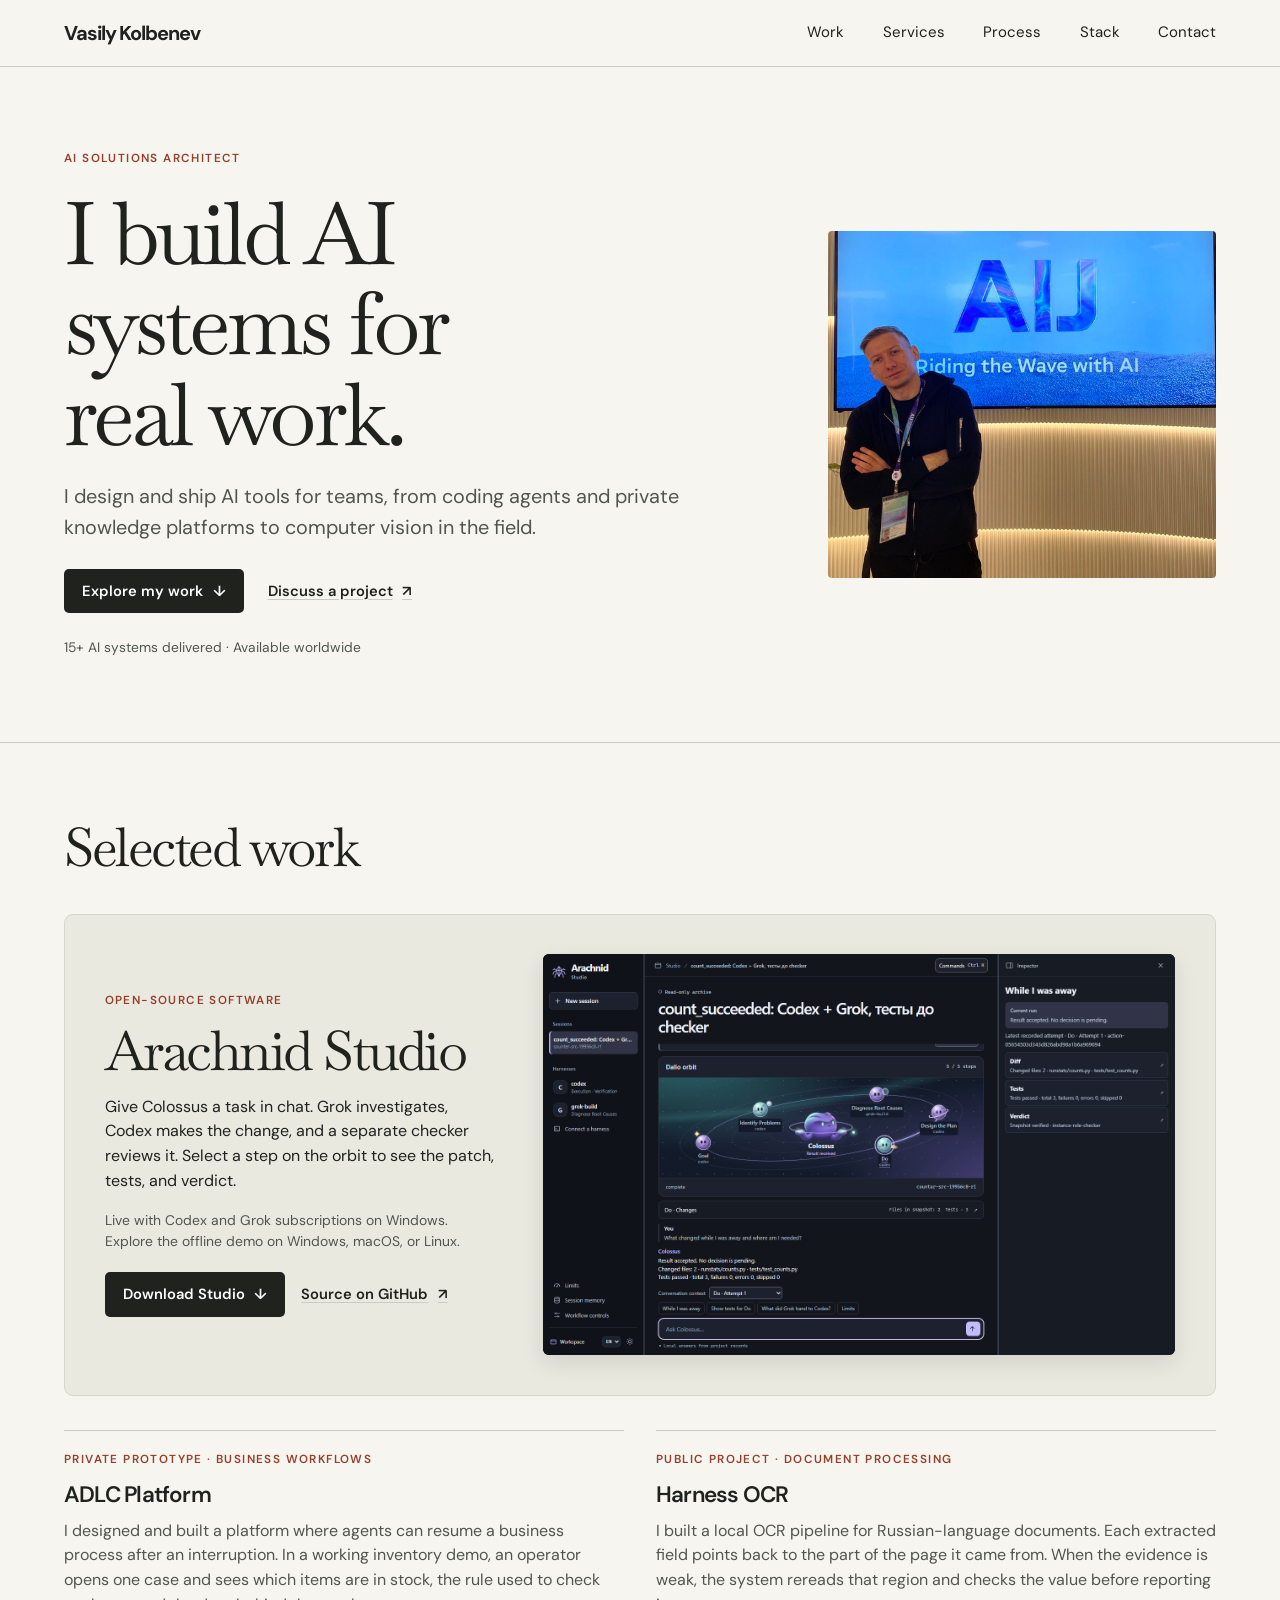
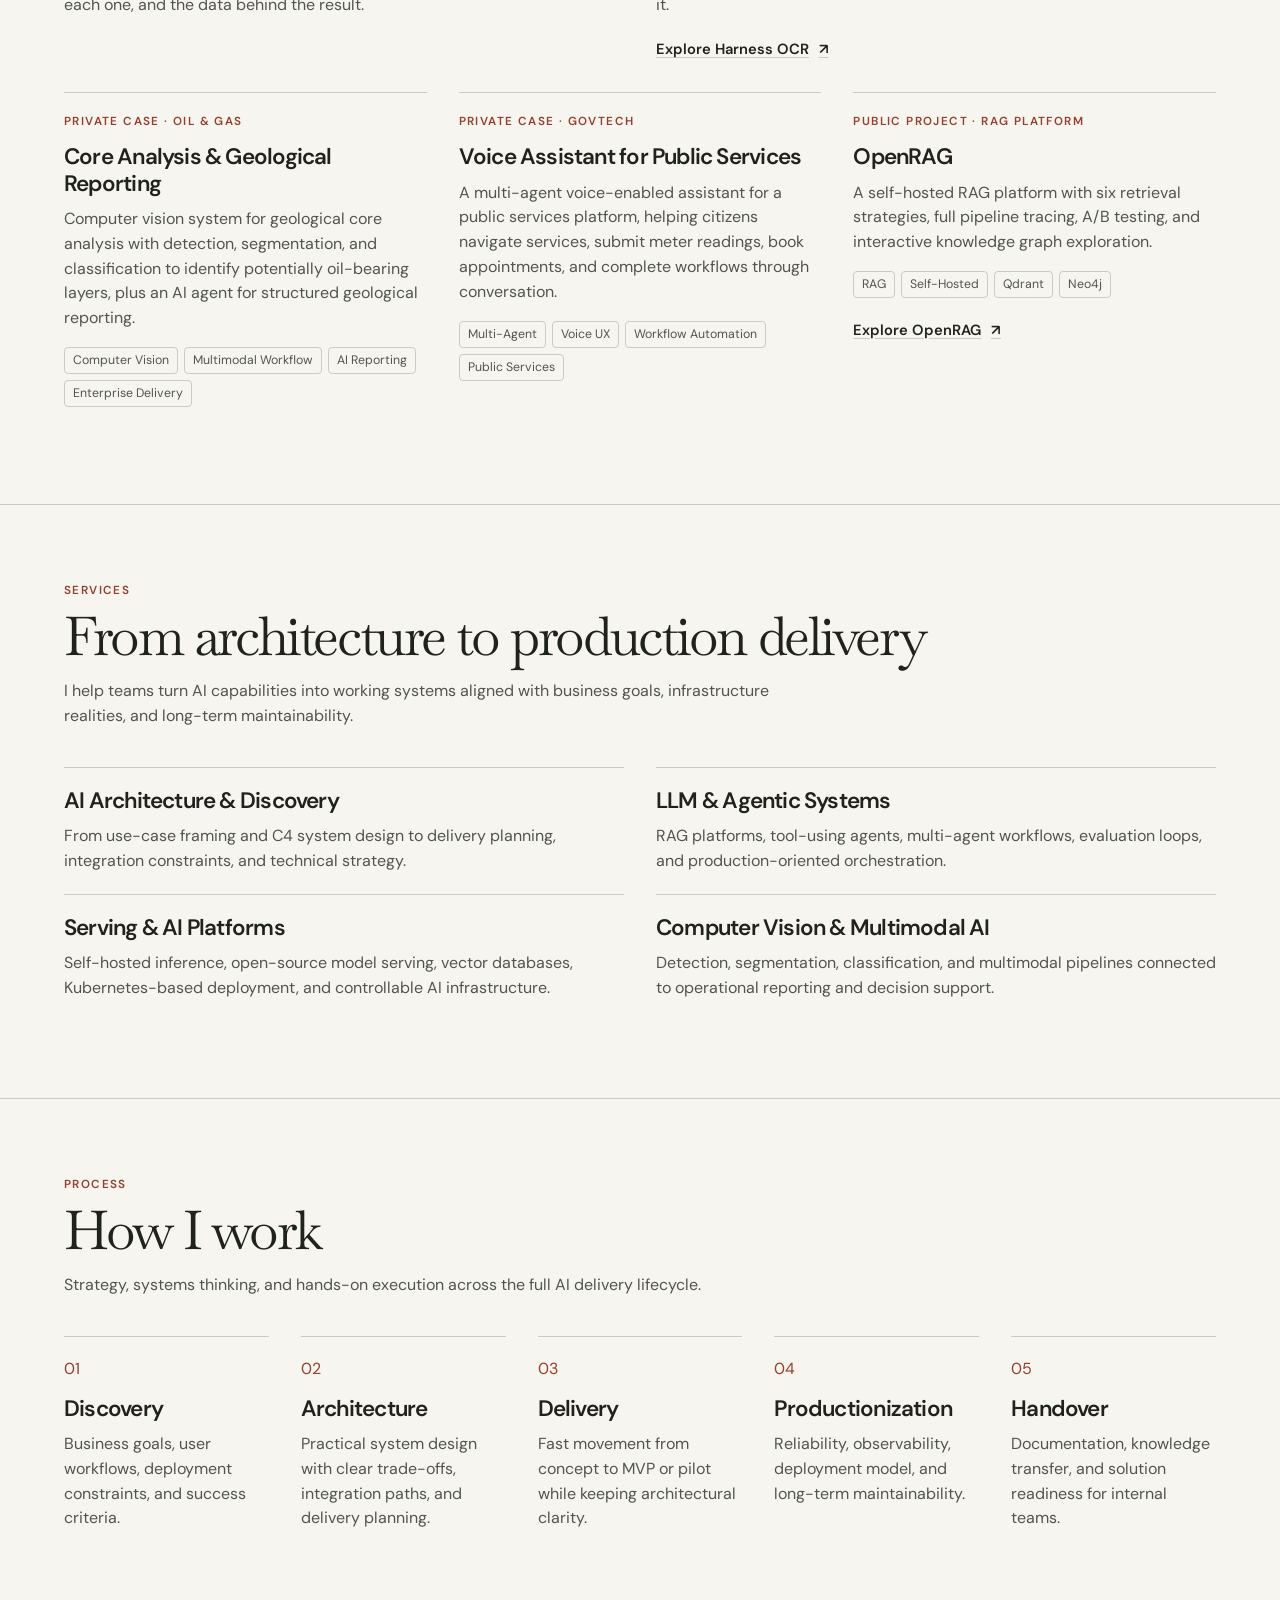
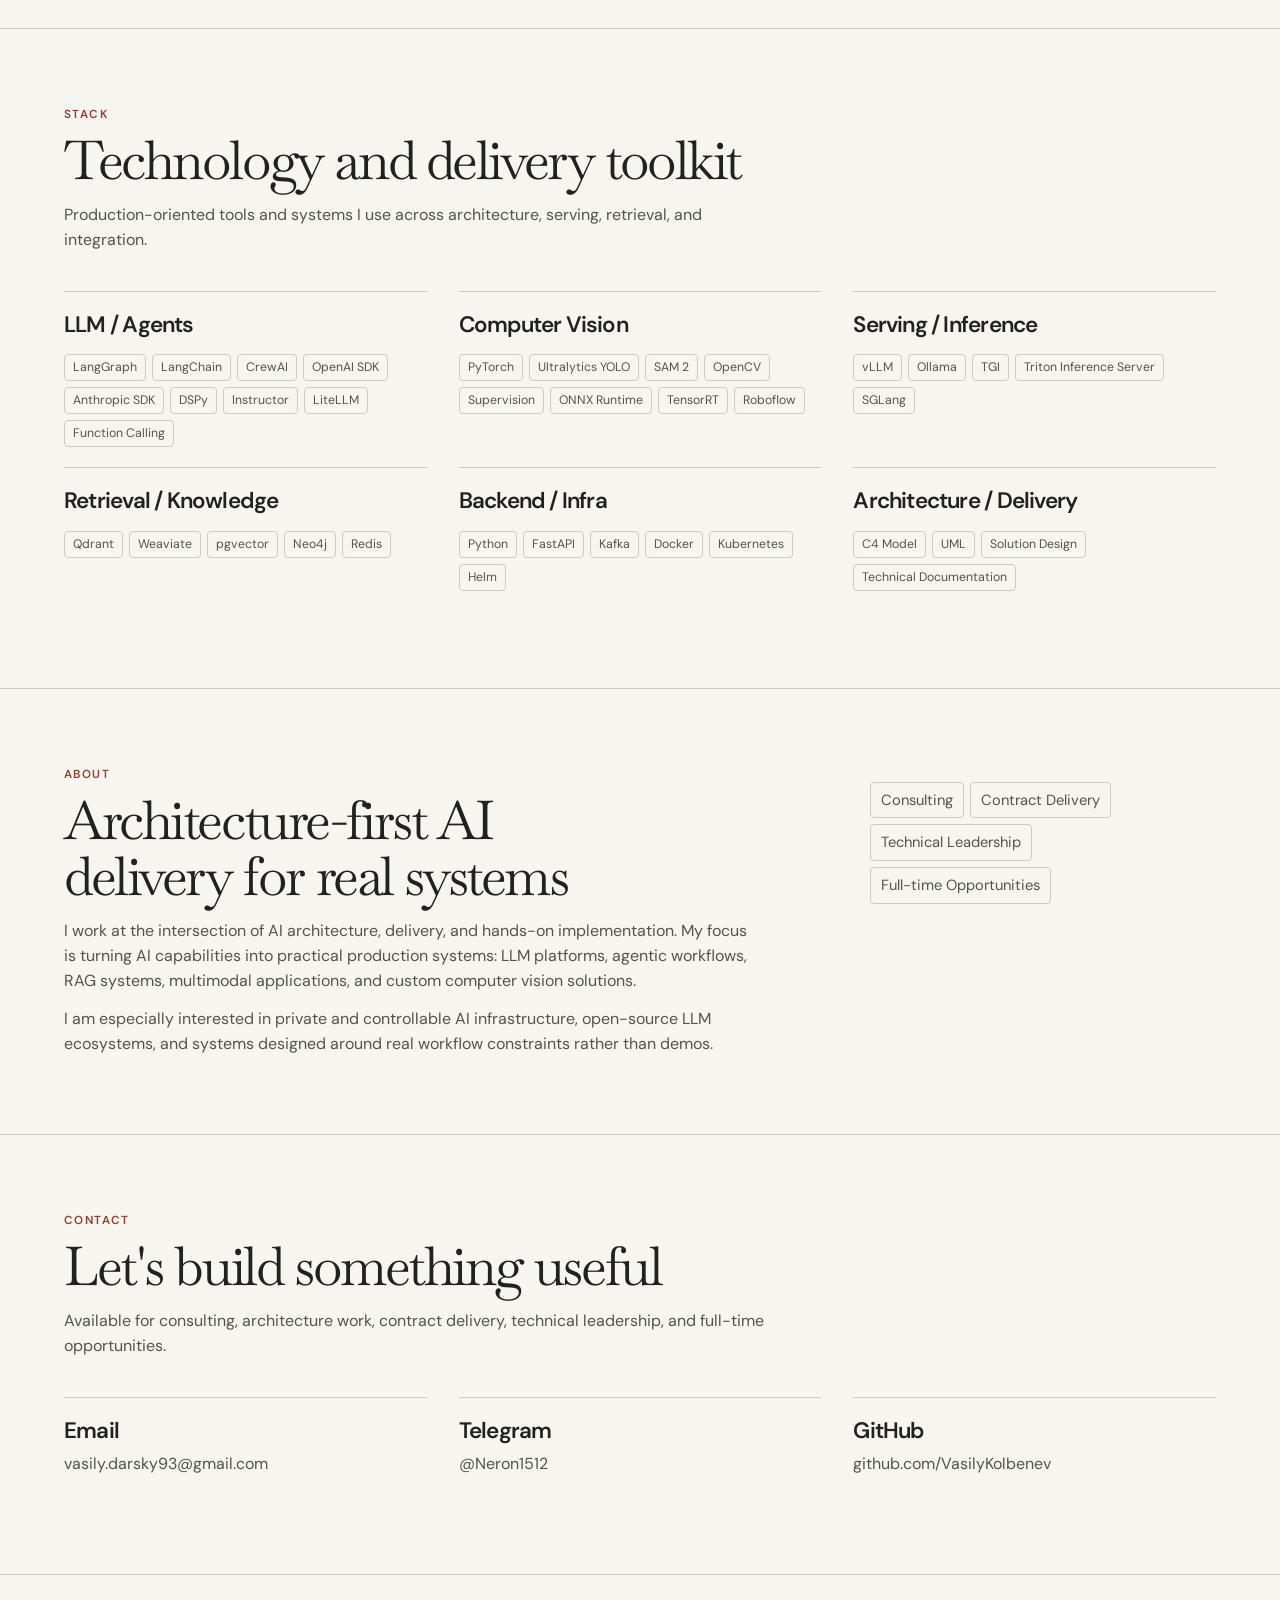
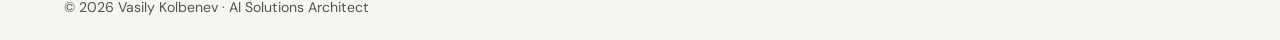
<file: index.html>
<!DOCTYPE html>
<html lang="en" dir="ltr">
<head>
  <meta charset="UTF-8" />
  <meta name="viewport" content="width=device-width, initial-scale=1.0" />

  <!-- PRIMARY SEO -->
  <title>Vasily Kolbenev — AI Solutions Architect | LLM, RAG, Computer Vision Systems</title>
  <meta name="description" content="Vasily Kolbenev — AI Solutions Architect specializing in LLM applications, agentic workflows, RAG platforms, computer vision, and production AI systems. Available for consulting, contract, and full-time worldwide." />
  <meta name="keywords" content="AI Solutions Architect, LLM architect, RAG platform, agentic workflows, computer vision, AI consulting, production AI systems, Vasily Kolbenev, AI engineer, LangGraph, vLLM, Qdrant" />
  <meta name="author" content="Vasily Kolbenev" />
  <meta name="robots" content="index, follow, max-image-preview:large, max-snippet:-1, max-video-preview:-1" />
  <link rel="canonical" href="https://vasilykolbenev.github.io/" />
  <meta name="theme-color" content="#f7f5ef" />
  <link rel="manifest" href="/site.webmanifest" />
  <!-- FAVICONS -->
  <link rel="icon" type="image/svg+xml" href="/favicon.svg" />
  <link rel="icon" type="image/png" sizes="32x32" href="/favicon-32x32.png" />
  <link rel="icon" type="image/png" sizes="16x16" href="/favicon-16x16.png" />
  <link rel="shortcut icon" href="/favicon.ico" />
  <link rel="apple-touch-icon" sizes="180x180" href="/apple-touch-icon.png" />

  <!-- GEO / LANGUAGE -->
  <meta name="geo.region" content="GLOBAL" />
  <link rel="alternate" hreflang="en" href="https://vasilykolbenev.github.io/" />
  <link rel="alternate" hreflang="x-default" href="https://vasilykolbenev.github.io/" />

  <!-- OPEN GRAPH (Facebook, LinkedIn, etc.) -->
  <meta property="og:type" content="website" />
  <meta property="og:title" content="Vasily Kolbenev — AI Solutions Architect" />
  <meta property="og:description" content="LLM applications, agentic workflows, RAG platforms, computer vision — from discovery and architecture to deployment. Available worldwide." />
  <meta property="og:url" content="https://vasilykolbenev.github.io/" />
  <meta property="og:site_name" content="Vasily Kolbenev" />
  <meta property="og:image" content="https://vasilykolbenev.github.io/og-image.jpg" />
  <meta property="og:image:width" content="1200" />
  <meta property="og:image:height" content="630" />
  <meta property="og:image:alt" content="Vasily Kolbenev, AI Solutions Architect" />
  <meta name="twitter:image:alt" content="Vasily Kolbenev, AI Solutions Architect" />
  <meta property="og:locale" content="en_US" />

  <!-- TWITTER CARD -->
  <meta name="twitter:card" content="summary_large_image" />
  <meta name="twitter:title" content="Vasily Kolbenev — AI Solutions Architect" />
  <meta name="twitter:description" content="Production AI systems: LLM, RAG, agentic workflows, computer vision. Available for consulting worldwide." />
  <meta name="twitter:image" content="https://vasilykolbenev.github.io/og-image.jpg" />

  <!-- JSON-LD STRUCTURED DATA -->
  <script type="application/ld+json">
  {
    "@context": "https://schema.org",
    "@graph": [
      {
        "@type": "WebSite",
        "@id": "https://vasilykolbenev.github.io/#website",
        "url": "https://vasilykolbenev.github.io/",
        "name": "Vasily Kolbenev — AI Solutions Architect",
        "description": "AI Solutions Architect specializing in LLM, RAG, agentic workflows, and computer vision systems.",
        "inLanguage": "en"
      },
      {
        "@type": "Person",
        "@id": "https://vasilykolbenev.github.io/#person",
        "name": "Vasily Kolbenev",
        "url": "https://vasilykolbenev.github.io/",
        "jobTitle": "AI Solutions Architect",
        "description": "AI Solutions Architect specializing in LLM applications, agentic workflows, RAG platforms, multimodal systems, and custom computer vision solutions.",
        "knowsAbout": [
          "Artificial Intelligence",
          "Large Language Models",
          "Retrieval-Augmented Generation",
          "Computer Vision",
          "Agentic AI Systems",
          "Machine Learning Engineering",
          "AI Architecture",
          "Kubernetes",
          "LangGraph",
          "CrewAI",
          "DSPy",
          "vLLM",
          "SGLang",
          "Qdrant",
          "Neo4j",
          "PyTorch",
          "YOLO",
          "SAM 2",
          "TensorRT",
          "Triton Inference Server"
        ],
        "sameAs": [
          "https://github.com/VasilyKolbenev",
          "https://t.me/Neron1512"
        ],
        "email": "vasily.darsky93@gmail.com",
        "hasOccupation": {
          "@type": "Occupation",
          "name": "AI Solutions Architect",
          "occupationalCategory": "15-1252.00",
          "skills": "LLM Architecture, RAG Systems, Computer Vision, Agentic Workflows, AI Infrastructure, Kubernetes, Python, System Design"
        },
        "makesOffer": [
          {
            "@type": "Offer",
            "itemOffered": {
              "@type": "Service",
              "name": "AI Architecture & Discovery",
              "description": "Use-case framing, C4 system design, delivery planning, integration constraints, and technical strategy for AI systems."
            }
          },
          {
            "@type": "Offer",
            "itemOffered": {
              "@type": "Service",
              "name": "LLM & Agentic Systems Development",
              "description": "RAG platforms, tool-using agents, multi-agent workflows, evaluation loops, and production-oriented orchestration."
            }
          },
          {
            "@type": "Offer",
            "itemOffered": {
              "@type": "Service",
              "name": "AI Infrastructure & Serving",
              "description": "Self-hosted inference, open-source model serving, vector databases, Kubernetes-based deployment."
            }
          },
          {
            "@type": "Offer",
            "itemOffered": {
              "@type": "Service",
              "name": "Computer Vision & Multimodal AI",
              "description": "Detection, segmentation, classification, and multimodal pipelines for operational reporting and decision support."
            }
          }
        ]
      },
      {
        "@type": "WebPage",
        "@id": "https://vasilykolbenev.github.io/#webpage",
        "url": "https://vasilykolbenev.github.io/",
        "name": "Vasily Kolbenev — AI Solutions Architect",
        "isPartOf": { "@id": "https://vasilykolbenev.github.io/#website" },
        "about": { "@id": "https://vasilykolbenev.github.io/#person" },
        "inLanguage": "en",
        "datePublished": "2025-01-01",
        "dateModified": "2026-11-23"
      },
      {
        "@type": "ItemList",
        "name": "AI Projects Portfolio",
        "itemListElement": [
          {
            "@type": "ListItem",
            "position": 1,
            "name": "Arachnid Studio",
            "description": "Local workspace for coordinating coding agents, reviewing their changes, and checking test results.",
            "url": "https://github.com/VasilyKolbenev/agent-conductor"
          },
          {
            "@type": "ListItem",
            "position": 2,
            "name": "ADLC Platform",
            "description": "Private prototype for running multi-step business workflows, resuming interrupted work, and verifying the outcome of each case."
          },
          {
            "@type": "ListItem",
            "position": 3,
            "name": "Harness OCR",
            "description": "Local OCR for Russian-language documents that links extracted fields to their source and rereads uncertain regions.",
            "url": "https://github.com/VasilyKolbenev/Harness_OCR"
          },
          {
            "@type": "ListItem",
            "position": 4,
            "name": "Core Analysis & Geological Reporting",
            "description": "Computer vision system for geological core analysis with detection, segmentation, and classification."
          },
          {
            "@type": "ListItem",
            "position": 5,
            "name": "Voice Assistant for Public Services",
            "description": "Multi-agent voice-enabled assistant for a public services platform."
          },
          {
            "@type": "ListItem",
            "position": 6,
            "name": "OpenRAG",
            "description": "Self-hosted RAG platform with six retrieval strategies, full pipeline tracing, and A/B testing.",
            "url": "https://github.com/VasilyKolbenev/OpenRAG"
          }
        ]
      }
    ]
  }
  </script>

  <!-- FONTS -->
  <link rel="preconnect" href="https://fonts.googleapis.com" />
  <link rel="preconnect" href="https://fonts.gstatic.com" crossorigin />
  <link href="https://fonts.googleapis.com/css2?family=Baskervville&family=DM+Sans:wght@400;500;600;700&display=swap" rel="stylesheet" />
  <link rel="stylesheet" href="studio-portfolio.css" />
</head>

<body>
  <!-- ACCESSIBILITY: SKIP LINK -->
  <a href="#main-content" class="skip-link">Skip to main content</a>

  <!-- HEADER -->
  <header>
    <div class="container header-inner">
      <a class="wordmark" href="./">Vasily Kolbenev</a>
      <nav class="desktop-nav" aria-label="Main navigation">
        <a href="#work">Work</a><a href="#services">Services</a><a href="#process">Process</a><a href="#stack">Stack</a><a href="#contact">Contact</a>
      </nav>
      <details class="nav-disclosure">
        <summary>Menu</summary>
        <nav class="mobile-nav" aria-label="Mobile navigation">
          <a href="#work">Work</a><a href="#services">Services</a><a href="#process">Process</a><a href="#stack">Stack</a><a href="#contact">Contact</a>
        </nav>
      </details>
    </div>
  </header>

  <!-- MAIN -->
  <main id="main-content" tabindex="-1">

    <section class="hero" aria-label="Introduction">
      <div class="container hero-grid">
        <div>
          <p class="eyebrow">AI Solutions Architect</p>
          <h1>I build AI systems for real work.</h1>
          <p class="hero-subtitle">I design and ship AI tools for teams, from coding agents and private knowledge platforms to computer vision in the field.</p>
          <div class="btn-group">
            <a href="#work" class="btn btn-primary">Explore my work <span aria-hidden="true">↓</span></a>
            <a href="#contact" class="text-link">Discuss a project <span aria-hidden="true">↗</span></a>
          </div>
          <p class="hero-note">15+ AI systems delivered · Available worldwide</p>
        </div>
        <figure class="portrait">
          <img src="photo.jpg" alt="Vasily Kolbenev at the AI Journey conference" width="640" height="640" fetchpriority="high" />
        </figure>
      </div>
    </section>

    <!-- WORK -->
    <section id="work" class="section" aria-labelledby="work-heading" tabindex="-1">
      <div class="container">
        <div class="section-header">
          <h2 id="work-heading">Selected work</h2>
        </div>
        <article id="arachnid-studio" class="feature" aria-labelledby="arachnid-heading">
          <div class="feature-copy">
            <p class="eyebrow">Open-source software</p>
            <h3 id="arachnid-heading">Arachnid Studio</h3>
            <p>Give Colossus a task in chat. Grok investigates, Codex makes the change, and a separate checker reviews it. Select a step on the orbit to see the patch, tests, and verdict.</p>
            <p class="platform-note">Live with Codex and Grok subscriptions on Windows. Explore the offline demo on Windows, macOS, or Linux.</p>
            <div class="btn-group">
              <a class="btn btn-primary" href="https://github.com/VasilyKolbenev/agent-conductor/releases/latest">Download Studio <span aria-hidden="true">↓</span></a>
              <a class="text-link" href="https://github.com/VasilyKolbenev/agent-conductor">Source on GitHub <span aria-hidden="true">↗</span></a>
            </div>
          </div>
          <a class="feature-preview" href="assets/arachnid-studio.png" aria-label="Open the full-size Arachnid Studio screenshot">
            <img src="assets/arachnid-studio.png" alt="The completed five-step Codex and Grok orbit, Colossus chat, and inspector with the patch, three passing tests, and checker verdict." width="1500" height="950" />
          </a>
        </article>
        <div class="work-grid">
          <article id="adlc-platform" class="card">
            <div class="card-type">Private prototype · Business workflows</div>
            <h3>ADLC Platform</h3>
            <p>I designed and built a platform where agents can resume a business process after an interruption. In a working inventory demo, an operator opens one case and sees which items are in stock, the rule used to check each one, and the data behind the result.</p>
          </article>
          <article id="harness-ocr" class="card">
            <div class="card-type">Public project · Document processing</div>
            <h3>Harness OCR</h3>
            <p>I built a local OCR pipeline for Russian-language documents. Each extracted field points back to the part of the page it came from. When the evidence is weak, the system rereads that region and checks the value before reporting it.</p>
            <a href="https://github.com/VasilyKolbenev/Harness_OCR" class="card-link">Explore Harness OCR <span aria-hidden="true">↗</span></a>
          </article>
          <article class="card">
            <div class="card-type">Private case · Oil & Gas</div>
            <h3>Core Analysis & Geological Reporting</h3>
            <p>Computer vision system for geological core analysis with detection, segmentation, and classification to identify potentially oil-bearing layers, plus an AI agent for structured geological reporting.</p>
            <div class="card-badges">
              <span class="card-badge">Computer Vision</span>
              <span class="card-badge">Multimodal Workflow</span>
              <span class="card-badge">AI Reporting</span>
              <span class="card-badge">Enterprise Delivery</span>
            </div>
          </article>
          <article class="card">
            <div class="card-type">Private case · GovTech</div>
            <h3>Voice Assistant for Public Services</h3>
            <p>A multi-agent voice-enabled assistant for a public services platform, helping citizens navigate services, submit meter readings, book appointments, and complete workflows through conversation.</p>
            <div class="card-badges">
              <span class="card-badge">Multi-Agent</span>
              <span class="card-badge">Voice UX</span>
              <span class="card-badge">Workflow Automation</span>
              <span class="card-badge">Public Services</span>
            </div>
          </article>
          <article class="card">
            <div class="card-type">Public project · RAG Platform</div>
            <h3>OpenRAG</h3>
            <p>A self-hosted RAG platform with six retrieval strategies, full pipeline tracing, A/B testing, and interactive knowledge graph exploration.</p>
            <div class="card-badges">
              <span class="card-badge">RAG</span>
              <span class="card-badge">Self-Hosted</span>
              <span class="card-badge">Qdrant</span>
              <span class="card-badge">Neo4j</span>
            </div>
            <a href="https://github.com/VasilyKolbenev/OpenRAG" class="card-link" target="_blank" rel="noreferrer noopener">Explore OpenRAG <span aria-hidden="true">↗</span></a>
          </article>
        </div>
      </div>
    </section>

    <!-- SERVICES -->
    <section id="services" class="section" aria-labelledby="services-heading" tabindex="-1">
      <div class="container">
        <div class="section-header">
          <div class="section-label">Services</div>
          <h2 id="services-heading">From architecture to production delivery</h2>
          <p>I help teams turn AI capabilities into working systems aligned with business goals, infrastructure realities, and long-term maintainability.</p>
        </div>
        <div class="card-grid-2">
          <article class="card">
            <h3>AI Architecture & Discovery</h3>
            <p>From use-case framing and C4 system design to delivery planning, integration constraints, and technical strategy.</p>
          </article>
          <article class="card">
            <h3>LLM & Agentic Systems</h3>
            <p>RAG platforms, tool-using agents, multi-agent workflows, evaluation loops, and production-oriented orchestration.</p>
          </article>
          <article class="card">
            <h3>Serving & AI Platforms</h3>
            <p>Self-hosted inference, open-source model serving, vector databases, Kubernetes-based deployment, and controllable AI infrastructure.</p>
          </article>
          <article class="card">
            <h3>Computer Vision & Multimodal AI</h3>
            <p>Detection, segmentation, classification, and multimodal pipelines connected to operational reporting and decision support.</p>
          </article>
        </div>
      </div>
    </section>

    <!-- PROCESS -->
    <section id="process" class="section" aria-labelledby="process-heading" tabindex="-1">
      <div class="container">
        <div class="section-header">
          <div class="section-label">Process</div>
          <h2 id="process-heading">How I work</h2>
          <p>Strategy, systems thinking, and hands-on execution across the full AI delivery lifecycle.</p>
        </div>
        <div class="process-grid">
          <article class="card">
            <div class="process-step">01</div>
            <h3>Discovery</h3>
            <p>Business goals, user workflows, deployment constraints, and success criteria.</p>
          </article>
          <article class="card">
            <div class="process-step">02</div>
            <h3>Architecture</h3>
            <p>Practical system design with clear trade-offs, integration paths, and delivery planning.</p>
          </article>
          <article class="card">
            <div class="process-step">03</div>
            <h3>Delivery</h3>
            <p>Fast movement from concept to MVP or pilot while keeping architectural clarity.</p>
          </article>
          <article class="card">
            <div class="process-step">04</div>
            <h3>Productionization</h3>
            <p>Reliability, observability, deployment model, and long-term maintainability.</p>
          </article>
          <article class="card">
            <div class="process-step">05</div>
            <h3>Handover</h3>
            <p>Documentation, knowledge transfer, and solution readiness for internal teams.</p>
          </article>
        </div>
      </div>
    </section>

    <!-- STACK -->
    <section id="stack" class="section" aria-labelledby="stack-heading" tabindex="-1">
      <div class="container">
        <div class="section-header">
          <div class="section-label">Stack</div>
          <h2 id="stack-heading">Technology and delivery toolkit</h2>
          <p>Production-oriented tools and systems I use across architecture, serving, retrieval, and integration.</p>
        </div>
        <div class="stack-grid">
          <article class="card stack-card">
            <h3>LLM / Agents</h3>
            <div class="stack-pills">
              <span class="card-badge">LangGraph</span>
              <span class="card-badge">LangChain</span>
              <span class="card-badge">CrewAI</span>
              <span class="card-badge">OpenAI SDK</span>
              <span class="card-badge">Anthropic SDK</span>
              <span class="card-badge">DSPy</span>
              <span class="card-badge">Instructor</span>
              <span class="card-badge">LiteLLM</span>
              <span class="card-badge">Function Calling</span>
            </div>
          </article>
          <article class="card stack-card">
            <h3>Computer Vision</h3>
            <div class="stack-pills">
              <span class="card-badge">PyTorch</span>
              <span class="card-badge">Ultralytics YOLO</span>
              <span class="card-badge">SAM 2</span>
              <span class="card-badge">OpenCV</span>
              <span class="card-badge">Supervision</span>
              <span class="card-badge">ONNX Runtime</span>
              <span class="card-badge">TensorRT</span>
              <span class="card-badge">Roboflow</span>
            </div>
          </article>
          <article class="card stack-card">
            <h3>Serving / Inference</h3>
            <div class="stack-pills">
              <span class="card-badge">vLLM</span>
              <span class="card-badge">Ollama</span>
              <span class="card-badge">TGI</span>
              <span class="card-badge">Triton Inference Server</span>
              <span class="card-badge">SGLang</span>
            </div>
          </article>
          <article class="card stack-card">
            <h3>Retrieval / Knowledge</h3>
            <div class="stack-pills">
              <span class="card-badge">Qdrant</span>
              <span class="card-badge">Weaviate</span>
              <span class="card-badge">pgvector</span>
              <span class="card-badge">Neo4j</span>
              <span class="card-badge">Redis</span>
            </div>
          </article>
          <article class="card stack-card">
            <h3>Backend / Infra</h3>
            <div class="stack-pills">
              <span class="card-badge">Python</span>
              <span class="card-badge">FastAPI</span>
              <span class="card-badge">Kafka</span>
              <span class="card-badge">Docker</span>
              <span class="card-badge">Kubernetes</span>
              <span class="card-badge">Helm</span>
            </div>
          </article>
          <article class="card stack-card">
            <h3>Architecture / Delivery</h3>
            <div class="stack-pills">
              <span class="card-badge">C4 Model</span>
              <span class="card-badge">UML</span>
              <span class="card-badge">Solution Design</span>
              <span class="card-badge">Technical Documentation</span>
            </div>
          </article>
        </div>
      </div>
    </section>

    <!-- ABOUT -->
    <section class="section" aria-labelledby="about-heading">
      <div class="container">
        <div class="about-card">
          <div>
            <div class="section-label">About</div>
            <h2 id="about-heading">Architecture-first AI delivery for real systems</h2>
            <p class="text-secondary">I work at the intersection of AI architecture, delivery, and hands-on implementation. My focus is turning AI capabilities into practical production systems: LLM platforms, agentic workflows, RAG systems, multimodal applications, and custom computer vision solutions.</p>
            <p>I am especially interested in private and controllable AI infrastructure, open-source LLM ecosystems, and systems designed around real workflow constraints rather than demos.</p>
          </div>
          <div class="about-modes">
            <div class="about-mode">Consulting</div>
            <div class="about-mode">Contract Delivery</div>
            <div class="about-mode">Technical Leadership</div>
            <div class="about-mode">Full-time Opportunities</div>
          </div>
        </div>
      </div>
    </section>

    <!-- CONTACT -->
    <section id="contact" class="section" aria-labelledby="contact-heading" tabindex="-1">
      <div class="container">
        <div class="section-header">
          <div class="section-label">Contact</div>
          <h2 id="contact-heading">Let's build something useful</h2>
          <p>Available for consulting, architecture work, contract delivery, technical leadership, and full-time opportunities.</p>
        </div>
        <div class="contact-grid">
          <a href="mailto:vasily.darsky93@gmail.com" class="contact-card">
            <div class="card">
              <h3>Email</h3>
              <div class="contact-value">vasily.darsky93@gmail.com</div>
            </div>
          </a>
          <a href="https://t.me/Neron1512" target="_blank" rel="noreferrer noopener" class="contact-card">
            <div class="card">
              <h3>Telegram</h3>
              <div class="contact-value">@Neron1512</div>
            </div>
          </a>
          <a href="https://github.com/VasilyKolbenev" target="_blank" rel="noreferrer noopener" class="contact-card">
            <div class="card">
              <h3>GitHub</h3>
              <div class="contact-value">github.com/VasilyKolbenev</div>
            </div>
          </a>
        </div>
      </div>
    </section>
  </main>

  <!-- FOOTER -->
  <footer role="contentinfo">
    <div class="container">
      &copy; 2026 Vasily Kolbenev · AI Solutions Architect
    </div>
  </footer>

  <script>
    const menu = document.querySelector(".nav-disclosure");
    const trigger = menu.querySelector("summary");

    menu.addEventListener("keydown", event => {
      if (event.key === "Escape" && menu.open) {
        menu.open = false;
        trigger.focus();
      }
    });
    menu.addEventListener("click", event => {
      if (event.target.closest("a")) menu.open = false;
    });
    document.addEventListener("click", event => {
      if (!menu.contains(event.target)) menu.open = false;
    });
    window.matchMedia("(min-width: 721px)").addEventListener("change", event => {
      if (event.matches) menu.open = false;
    });
  </script>
</body>
</html>
</file>
<file: studio-portfolio.css>
:root {
  color-scheme: light;
  --paper: #f7f5ef;
  --ink: #20221e;
  --muted: #50564e;
  --rule: #c9ccc1;
  --accent: #963f2a;
  --serif: Baskervville, Georgia, "Times New Roman", serif;
  --ui: "DM Sans", "Segoe UI", Arial, sans-serif;
}
* { box-sizing: border-box; }
html { scroll-padding-top: 88px; }
body { margin: 0; background: var(--paper); color: var(--ink); font: 400 1rem/1.55 var(--ui); }
h1, h2, h3, p, figure { margin: 0; }
h1, h2, .feature h3 { font-family: var(--serif); font-weight: 400; line-height: 1.04; letter-spacing: -.045em; }
a { color: inherit; text-underline-offset: .23em; }
a:hover { text-decoration-thickness: 2px; }
a:focus-visible, summary:focus-visible { outline: 3px solid var(--accent); outline-offset: 4px; }
img { display: block; max-width: 100%; height: auto; }
.container { width: min(1248px, calc(100% - 2 * clamp(20px, 5vw, 80px))); margin-inline: auto; }
.skip-link { position: absolute; left: 16px; top: -7em; padding: 10px 16px; z-index: 20; background: var(--paper); }
.skip-link:focus { position: fixed; top: 10px; }
header { position: sticky; inset-block-start: 0; z-index: 5; background: var(--paper); border-bottom: 1px solid var(--rule); }
.header-inner { display: flex; min-height: 66px; align-items: center; justify-content: space-between; gap: 20px; }
.wordmark { font-weight: 700; letter-spacing: -.055em; font-size: 1.25rem; text-decoration: none; }
.desktop-nav { display: flex; gap: clamp(18px, 3vw, 40px); }
.desktop-nav a, .mobile-nav a { font-size: .94rem; text-decoration: none; }
.desktop-nav a:hover, .mobile-nav a:hover { text-decoration: underline; }
.nav-disclosure { display: none; }
.hero { padding-block: clamp(42px, 6.5vw, 92px); }
.hero-grid { display: grid; grid-template-columns: minmax(0, 1.5fr) minmax(0, .88fr); align-items: center; gap: clamp(40px, 8vw, 126px); }
.eyebrow, .section-label, .card-type { color: var(--accent); text-transform: uppercase; letter-spacing: .12em; line-height: 1.5; font-weight: 600; font-size: .73rem; }
h1 { margin-block: .24em; font-size: clamp(3.55rem, 6.8vw, 6.4rem); max-width: 13ch; text-wrap: balance; }
.hero-subtitle { color: var(--muted); font-size: clamp(1.07rem, 1.55vw, 1.33rem); max-width: 48ch; }
.hero-note { margin-top: 24px; color: var(--muted); font-size: .86rem; }
.portrait { width: 100%; max-width: 415px; justify-self: end; }
.portrait img { width: 100%; object-fit: cover; object-position: 30% center; aspect-ratio: 1.12; border-radius: 4px; }
.btn-group { display: flex; align-items: center; flex-wrap: wrap; gap: 12px 24px; margin-top: 26px; }
.btn, .text-link, .card-link { display: inline-flex; gap: .65em; align-items: center; font-weight: 600; font-size: .92rem; }
.btn { padding: 11px 18px; min-height: 44px; border-radius: 5px; text-decoration: none; }
.btn-primary { background: var(--ink); color: white; }
.btn-primary:hover { background: #42483d; }
.text-link, .card-link { min-height: 44px; text-decoration-color: var(--rule); }
.text-link:hover, .card-link:hover { text-decoration-color: currentColor; }
.section { padding-block: clamp(46px, 6vw, 82px); border-top: 1px solid var(--rule); }
.section-header { margin-bottom: clamp(22px, 3vw, 38px); }
h2 { font-size: clamp(2.3rem, 4.2vw, 4.15rem); text-wrap: balance; }
.section-label { margin-bottom: 10px; }
.section-header p, .about-card p { max-width: 65ch; color: var(--muted); margin-top: 14px; }
.feature { display: grid; grid-template-columns: minmax(0, .92fr) minmax(0, 1.48fr); align-items: center; gap: clamp(24px, 3.5vw, 48px); background: #eae9df; border: 1px solid #d6d7cb; border-radius: 9px; padding: clamp(24px, 3.1vw, 44px); }
.feature h3 { font-size: clamp(2.7rem, 4.3vw, 4.35rem); margin: .22em 0 .28em; }
.feature-copy > p:not(.eyebrow) { max-width: 44ch; }
.feature-copy .platform-note { color: var(--muted); font-size: .87rem; margin-top: 16px; }
.feature-preview { display: block; border-radius: 6px; background: #14161d; box-shadow: 0 8px 22px #171a251c; }
.feature-preview img { width: 100%; border-radius: inherit; }
.feature .btn-group { gap: 4px 16px; margin-top: 19px; }
.work-grid, .card-grid-2, .process-grid, .stack-grid, .contact-grid { display: grid; column-gap: clamp(18px, 2.5vw, 40px); }
.stack-grid, .contact-grid { grid-template-columns: repeat(3, minmax(0, 1fr)); }
.work-grid { margin-top: 34px; grid-template-columns: repeat(6, minmax(0, 1fr)); }
.work-grid > article { grid-column: span 2; }
.work-grid > :is(#adlc-platform, #harness-ocr) { grid-column: span 3; }
.card-grid-2 { grid-template-columns: repeat(2, minmax(0, 1fr)); }
.process-grid { grid-template-columns: repeat(5, minmax(0, 1fr)); }
.card { padding: 20px 0; min-width: 0; border-top: 1px solid var(--rule); }
.card h3 { font: 600 clamp(1.12rem, 1.75vw, 1.5rem)/1.18 var(--ui); letter-spacing: -.035em; }
.card p { margin-top: 10px; color: var(--muted); }
.card-type, .process-step { margin-bottom: 14px; }
.process-step { color: var(--accent); font-variant-numeric: tabular-nums; }
.card-badges, .stack-pills, .about-modes { display: flex; flex-wrap: wrap; gap: 6px; margin-top: 16px; }
.card-badge, .about-mode { padding: 3px 8px; border: 1px solid var(--rule); border-radius: 4px; color: var(--muted); font-size: .77rem; }
.card-link { margin-top: 10px; }
.about-card { display: grid; grid-template-columns: minmax(0, 2fr) minmax(0, 1fr); column-gap: 10%; }
.about-modes { align-content: start; }
.about-mode { padding: 6px 10px; font-size: .92rem; }
.contact-card { display: block; text-decoration: none; }
.contact-card:hover .contact-value { text-decoration: underline; }
.contact-value { color: var(--muted); margin-top: 8px; overflow-wrap: anywhere; }
footer { padding: 22px 0; border-top: 1px solid var(--rule); font-size: .88rem; color: var(--muted); }
@media (max-width: 900px) {
  .feature { grid-template-columns: minmax(0, 1fr) minmax(0, 1.1fr); }
  .process-grid { grid-template-columns: repeat(3, minmax(0, 1fr)); }
}
@media (max-width: 720px) {
  html { scroll-padding-top: 74px; }
  .desktop-nav { display: none; }
  .header-inner { min-height: 56px; }
  .nav-disclosure { display: block; }
  .nav-disclosure summary { cursor: pointer; padding: 10px 0 10px 12px; font-weight: 600; list-style: none; }
  .nav-disclosure summary::-webkit-details-marker { display: none; }
  .nav-disclosure summary::after { content: "+"; padding-left: 8px; }
  .nav-disclosure[open] summary::after { content: "−"; }
  .mobile-nav { position: absolute; inset: 100% 0 auto; background: var(--paper); border-bottom: 1px solid var(--rule); padding: 2px max(20px, 5vw) 12px; box-shadow: 0 5px 12px #20221e12; }
  .mobile-nav a { display: block; padding: 10px 0; }
  .hero-grid, .feature, .about-card { grid-template-columns: 1fr; }
  .hero-grid { gap: 25px; }
  h1 { font-size: clamp(3rem, 10.5vw, 4.7rem); }
  .hero-note { margin-top: 16px; }
  .portrait { justify-self: start; max-width: 420px; }
  .portrait img { aspect-ratio: 1.7; object-position: 30% 36%; }
  .feature { gap: 18px; padding: clamp(16px, 4.5vw, 28px); }
  .feature .btn-group { margin-top: 13px; }
  .work-grid, .contact-grid { grid-template-columns: 1fr; }
  .work-grid > article, .work-grid > :is(#adlc-platform, #harness-ocr) { grid-column: 1; }
  .stack-grid, .process-grid { grid-template-columns: repeat(2, minmax(0, 1fr)); }
}
@media (max-width: 460px) {
  .card-grid-2, .stack-grid, .process-grid { grid-template-columns: 1fr; }
  .btn-group { column-gap: 15px; }
  .card { padding-block: 16px; }
}
</file>
